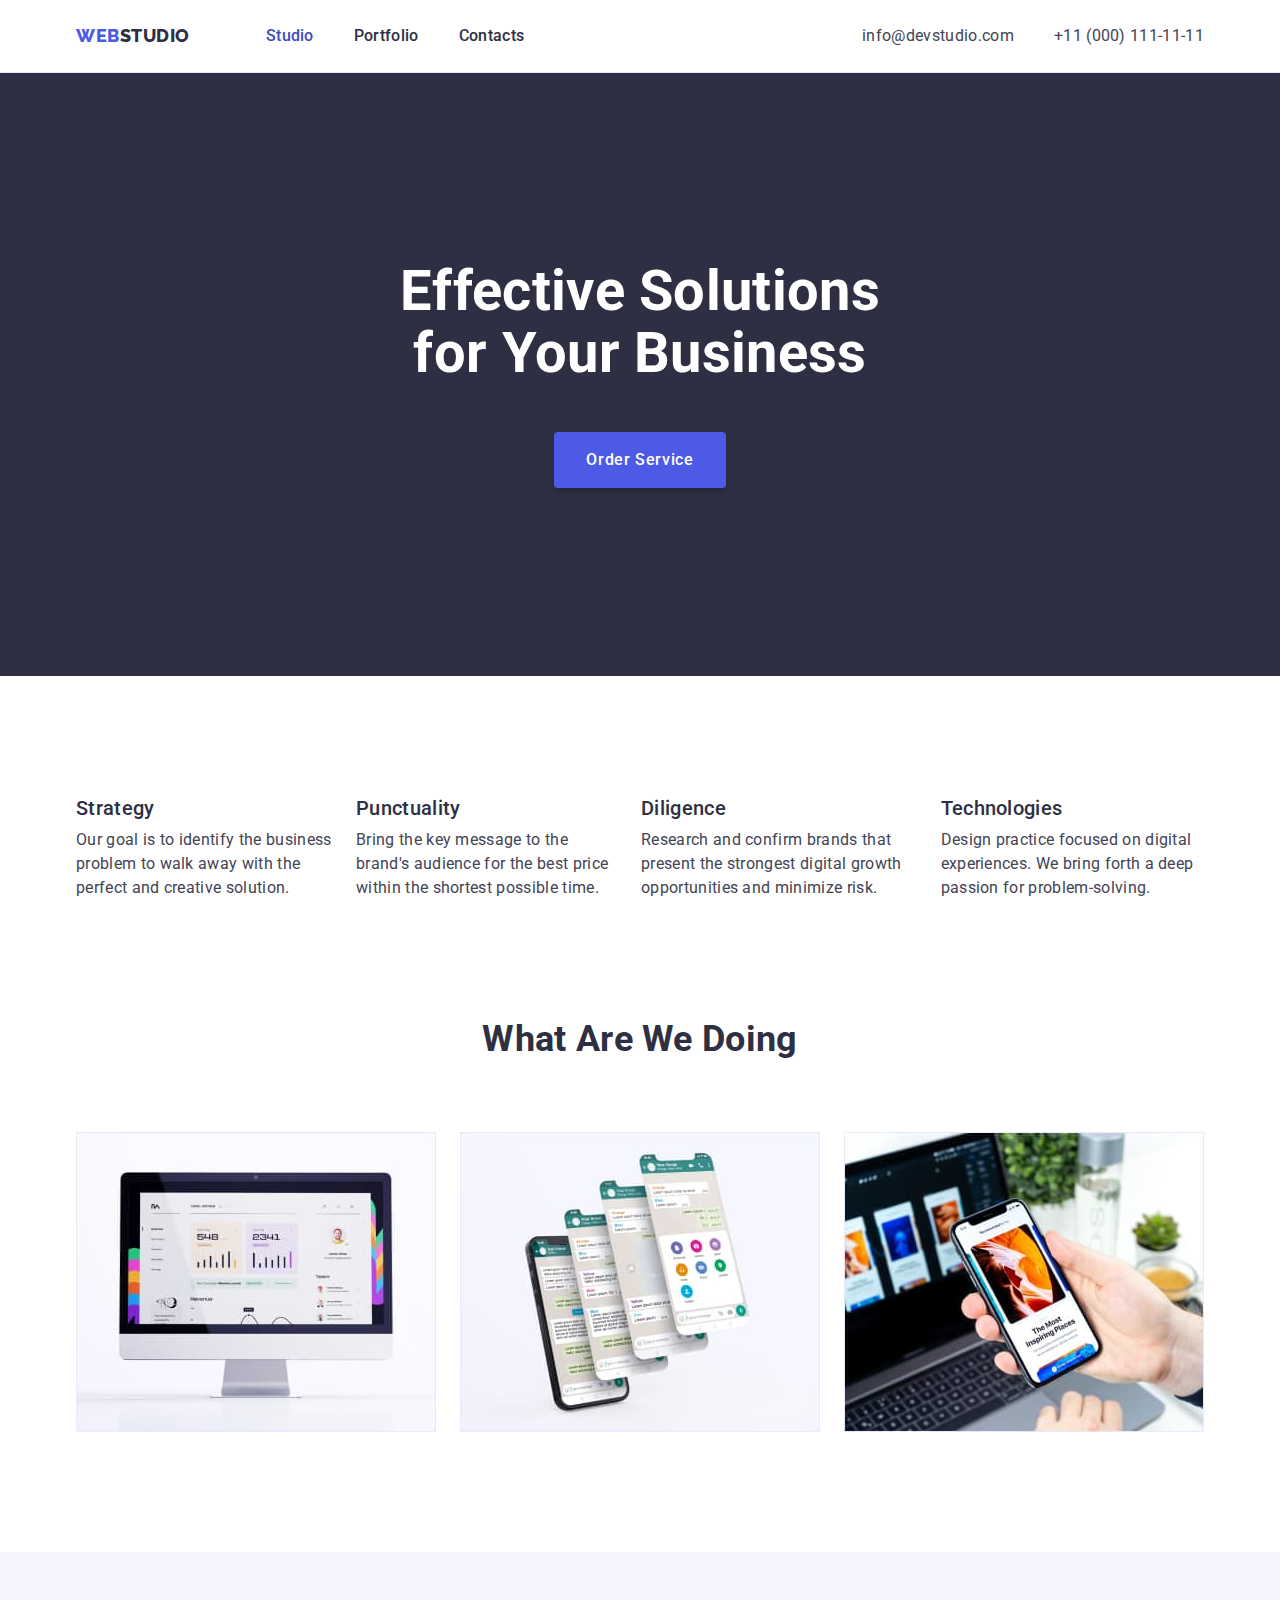
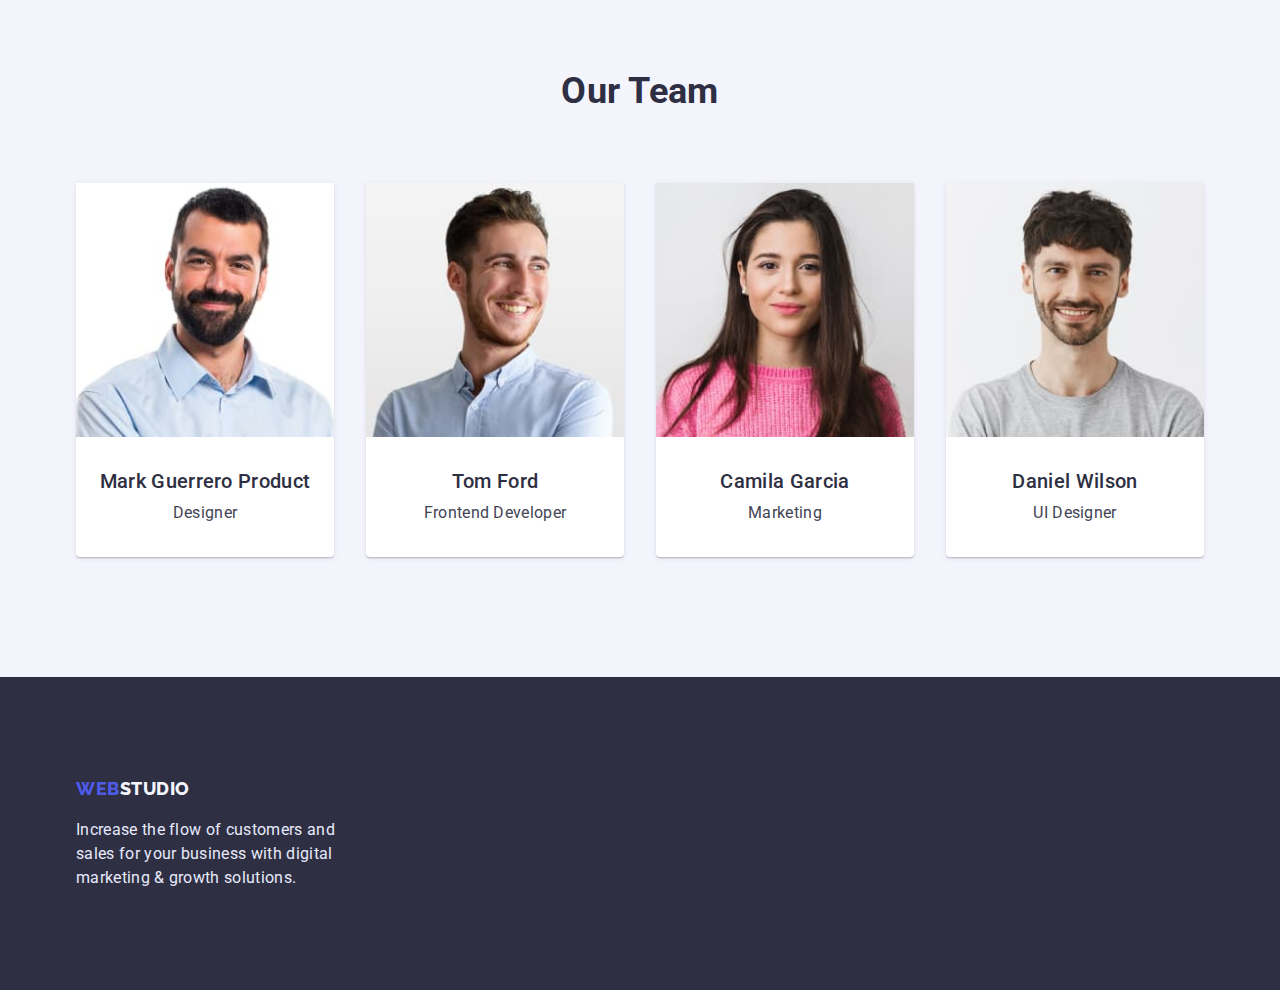
<file: index.html>
<!DOCTYPE html>
<html lang="en">
  <head>
    <meta charset="UTF-8" />
    <meta name="viewport" content="width=device-width, initial-scale=1.0" />
    <title>Document</title>
    <link rel="preconnect" href="https://fonts.googleapis.com" />
    <link rel="preconnect" href="https://fonts.gstatic.com" crossorigin />
    <link
      href="https://fonts.googleapis.com/css2?family=Raleway:wght@800&family=Roboto:wght@400;500;700&display=swap"
      rel="stylesheet"
    />
    <link
      rel="stylesheet"
      href="https://cdnjs.cloudflare.com/ajax/libs/modern-normalize/1.1.0/modern-normalize.min.css"
    />
    <link rel="stylesheet" href="./css/style.css" />
  </head>
  <body>
    <header class="header">
      <div class="header-container container">
        <nav class="navlink">
          <a class="logo" href="./index.html">
            web<span class="header-logo-dark">studio </span></a
          >
          <ul class="header-list list">
            <li class="header-item">
              <a class="header-navlink current" href="">Studio</a>
            </li>
            <li class="header-item">
              <a class="header-navlink" href="./portfolio.html">Portfolio</a>
            </li>
            <li class="header-item">
              <a class="header-navlink" href="">Contacts</a>
            </li>
          </ul>
        </nav>

        <adress class="adress">
          <ul class="header-list list">
            <li class="header-item">
              <a class="adress-link" href="mailto:info@devstudio.com"
                >info@devstudio.com</a
              >
            </li>
            <li class="header-item">
              <a class="adress-link" href="tei:+11(000)1111111"
                >+11 (000) 111-11-11</a
              >
            </li>
          </ul>
        </adress>
      </div>
    </header>
    <main>
      <!-- Hero -->
      <section class="hero">
        <div class="container">
          <h1 class="hero-title">Effective Solutions for Your Business</h1>
          <button type="button" class="btn">Order Service</button>
        </div>
      </section>

      <!-- Our advantages -->
      <section class="section">
        <div class="container">
          <h2 class="visually-hidden">Our advantages</h2>
          <ul class="benefits-list list">
            <li class="benefits-item">
              <h3 class="subtitle">Strategy</h3>
              <p class="text">
                Our goal is to identify the business problem to walk away with
                the perfect and creative solution.
              </p>
            </li>
            <li class="benefits-item">
              <h3 class="subtitle">Punctuality</h3>
              <p class="text">
                Bring the key message to the brand's audience for the best price
                within the shortest possible time.
              </p>
            </li>
            <li class="benefits-item">
              <h3 class="subtitle">Diligence</h3>
              <p class="text">
                Research and confirm brands that present the strongest digital
                growth opportunities and minimize risk.
              </p>
            </li>
            <li class="benefits-item">
              <h3 class="subtitle">Technologies</h3>
              <p class="text">
                Design practice focused on digital experiences. We bring forth a
                deep passion for problem-solving.
              </p>
            </li>
          </ul>
        </div>
      </section>

      <!-- Our work -->
      <section class="section work">
        <div class="container">
          <h2 class="section-title">What are we doing</h2>
          <ul class="work-list list">
            <li class="work-item">
              <img
                src="./images/Rectangle71.jpg"
                alt="computer"
                width="360"
                height="300"
              />
            </li>
            <li class="work-item">
              <img
                src="./images/Rectangle71(1).jpg"
                alt="phones"
                width="360"
                height="300"
              />
            </li>
            <li class="work-item">
              <img
                src="./images/Rectangle71(2).jpg"
                alt="phone and laptop"
                width="360"
                height="300"
              />
            </li>
          </ul>
        </div>
      </section>

      <!-- Team -->
      <section class="section team">
        <div class="container">
          <h2 class="section-title">Our Team</h2>
          <ul class="team-list list">
            <li class="team-item card">
              <img src="./images/img.jpg" alt="men" width="264" height="260" />
              <div class="team-card">
                <h3 class="team subtitle">Mark Guerrero Product</h3>
                <p class="team text">Designer</p>
              </div>
            </li>
            <li class="team-item card">
              <img
                src="./images/img(1).jpg"
                alt="men"
                width="264"
                height="260"
              />
              <div class="team-card">
                <h3 class="team subtitle">Tom Ford</h3>
                <p class="team text">Frontend Developer</p>
              </div>
            </li>
            <li class="team-item card">
              <img
                src="./images/img(2).jpg"
                alt="women"
                width="264"
                height="260"
              />
              <div class="team-card">
                <h3 class="team subtitle">Camila Garcia</h3>
                <p class="team text">Marketing</p>
              </div>
            </li>
            <li class="team-item card">
              <img
                src="./images/img(3).jpg"
                alt="men"
                width="264"
                height="260"
              />
              <div class="team-card">
                <h3 class="team subtitle">Daniel Wilson</h3>
                <p class="team text">UI Designer</p>
              </div>
            </li>
          </ul>
        </div>
      </section>
    </main>
    <footer class="footer">
      <div class="container">
        <a class="logo" href="./index.html">
          web<span class="footer-logo-light">studio </span>
        </a>
        <p class="text-footer">
          Increase the flow of customers and sales for your business with
          digital marketing & growth solutions.
        </p>
      </div>
    </footer>
  </body>
</html>
</file>
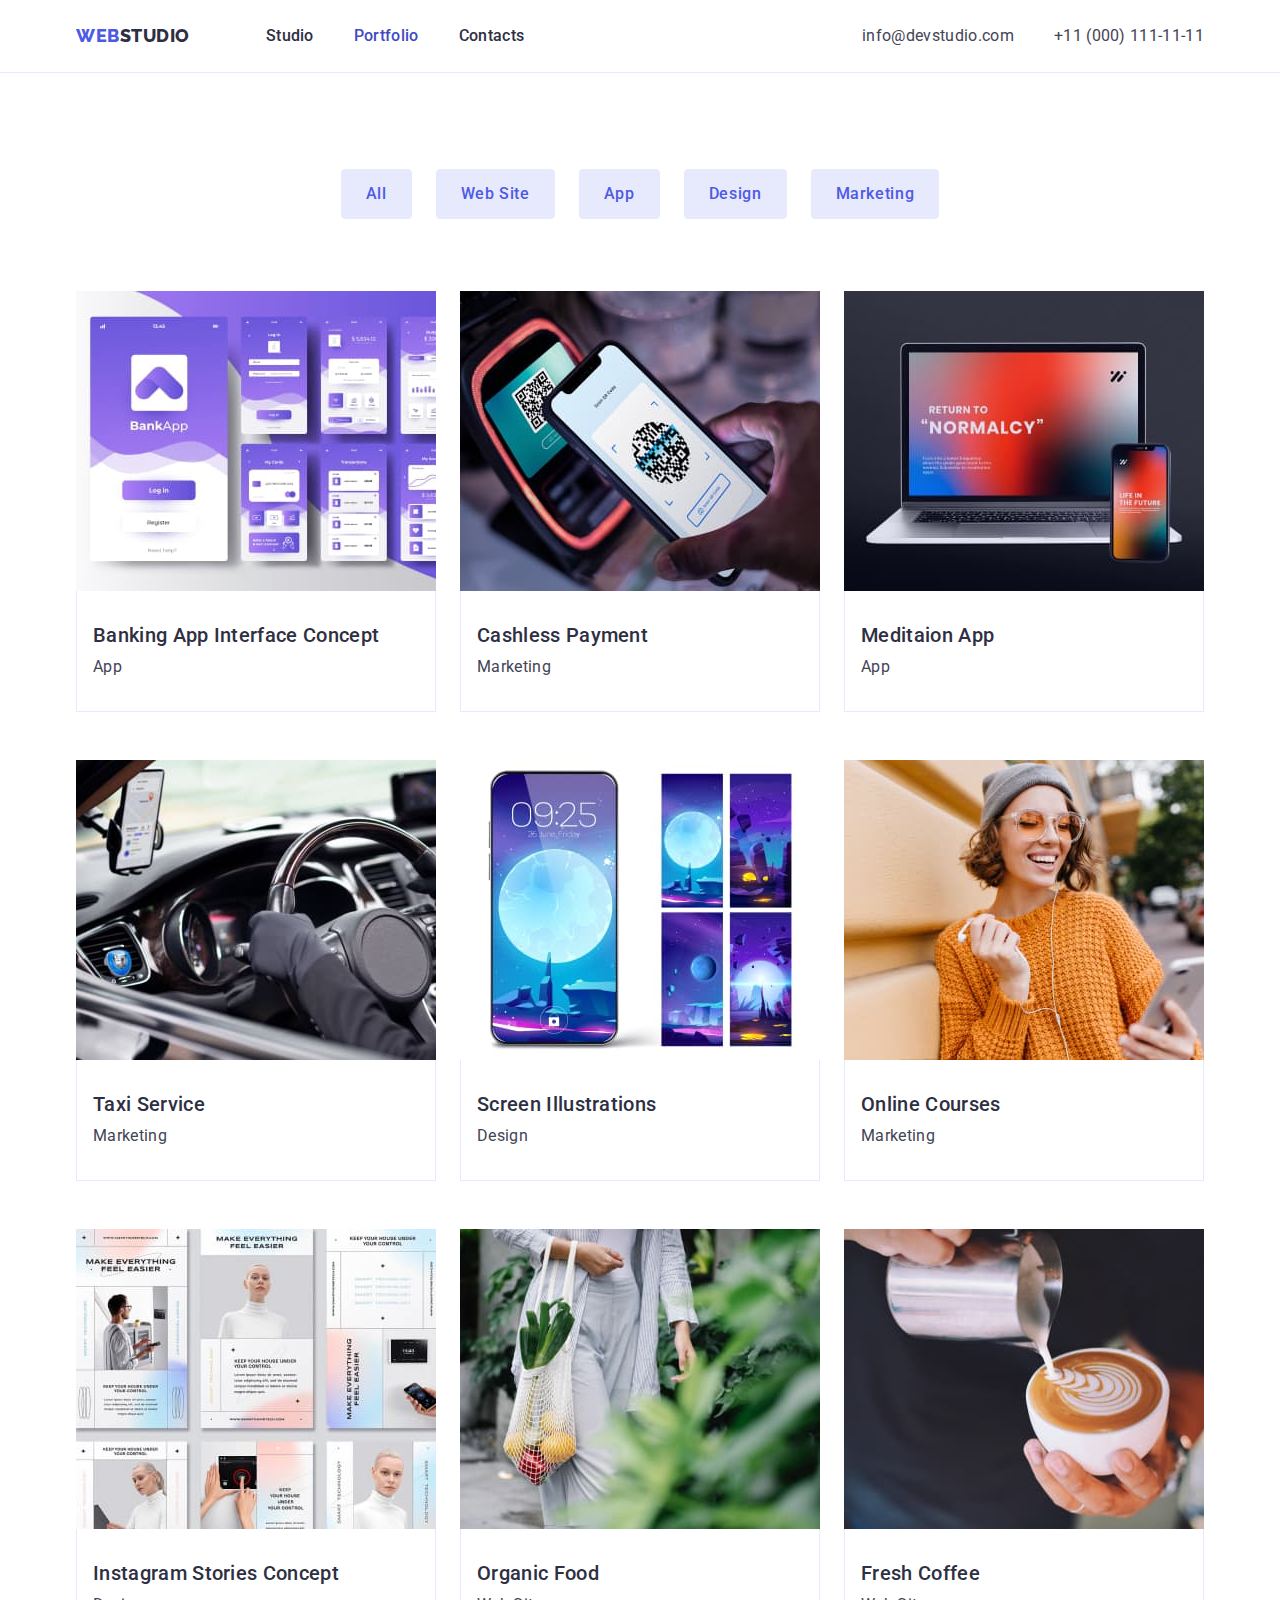
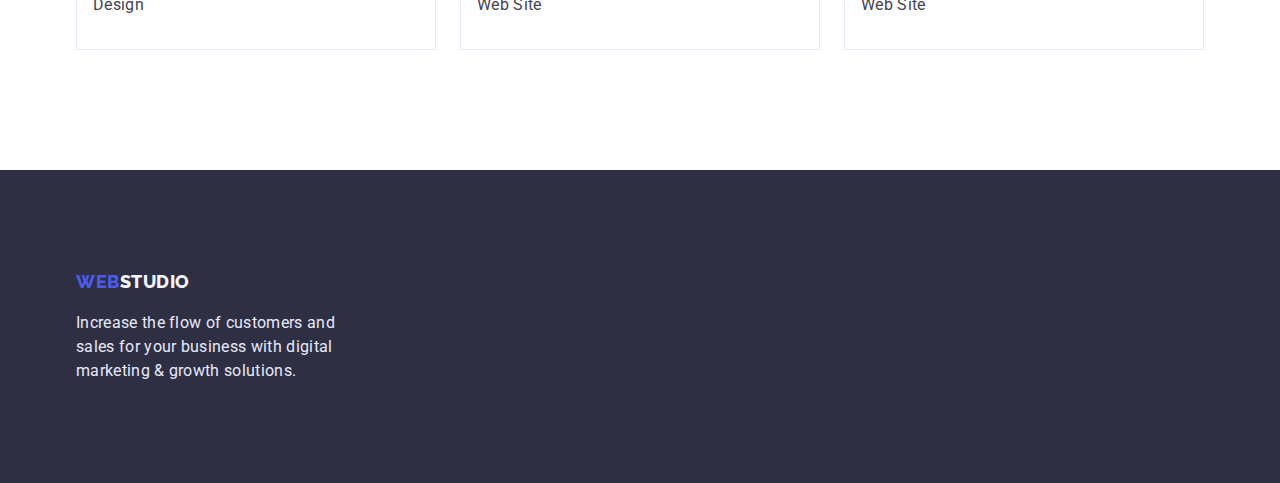
<file: portfolio.html>
<!DOCTYPE html>
<html lang="en">
  <head>
    <meta charset="UTF-8" />
    <meta name="viewport" content="width=device-width, initial-scale=1.0" />
    <title>Document</title>
    <link rel="preconnect" href="https://fonts.googleapis.com" />
    <link rel="preconnect" href="https://fonts.gstatic.com" crossorigin />
    <link
      href="https://fonts.googleapis.com/css2?family=Raleway:wght@800&family=Roboto:wght@400;500;700&display=swap"
      rel="stylesheet"
    />
    <link
      rel="stylesheet"
      href="https://cdnjs.cloudflare.com/ajax/libs/modern-normalize/1.1.0/modern-normalize.min.css"
    />
    <link rel="stylesheet" href="./css/style.css" />
  </head>
  <body>
    <header class="header">
      <div class="header-container container">
        <nav class="navlink">
          <a class="logo" href="./index.html">
            web<span class="header-logo-dark">studio </span></a
          >
          <ul class="header-list list">
            <li class="header-item">
              <a class="header-navlink" href="./index.html">Studio</a>
            </li>
            <li class="header-item">
              <a class="header-navlink current" href="">Portfolio</a>
            </li>
            <li class="header-item">
              <a class="header-navlink" href="">Contacts</a>
            </li>
          </ul>
        </nav>

        <adress class="adress">
          <ul class="header-list list">
            <li class="header-item">
              <a class="adress-link" href="mailto:info@devstudio.com"
                >info@devstudio.com</a
              >
            </li>
            <li class="header-item">
              <a class="adress-link" href="tei:+11(000)1111111"
                >+11 (000) 111-11-11</a
              >
            </li>
          </ul>
        </adress>
      </div>
    </header>
    <main>
      <section class="portfolio section">
        <div class="container">
          <ul class="btn-list list">
            <li class="btn-item">
              <button type="button" class="portfolio-btn">All</button>
            </li>
            <li class="btn-item">
              <button type="button" class="portfolio-btn">Web Site</button>
            </li>
            <li class="btn-item">
              <button type="button" class="portfolio-btn">App</button>
            </li>
            <li class="btn-item">
              <button type="button" class="portfolio-btn">Design</button>
            </li>
            <li class="btn-item">
              <button type="button" class="portfolio-btn">Marketing</button>
            </li>
          </ul>

          <h1 class="visually-hidden">Portfolio</h1>
          <ul class="portfolio-list list">
            <li class="portfolio-item">
              <a href=""
                ><img
                  src="./images/portfolio/img.jpg"
                  alt="banking app"
                  width="360"
                  height="300"
                />
                <div class="portfolio-wrapper">
                  <h2 class="subtitle">Banking App Interface Concept</h2>
                  <p class="text">App</p>
                </div>
              </a>
            </li>
            <li class="portfolio-item">
              <a href=""
                ><img
                  src="./images/portfolio/img1.jpg"
                  alt="phone"
                  width="360"
                  height="300"
                />
                <div class="portfolio-wrapper">
                  <h2 class="subtitle">Cashless Payment</h2>
                  <p class="text">Marketing</p>
                </div>
              </a>
            </li>
            <li class="portfolio-item">
              <a href=""
                ><img
                  src="./images/portfolio/img2.jpg"
                  alt="laptop"
                  width="360"
                  height="300"
                />
                <div class="portfolio-wrapper">
                  <h2 class="subtitle">Meditaion App</h2>
                  <p class="text">App</p>
                </div>
              </a>
            </li>
            <li class="portfolio-item">
              <a href=""
                ><img
                  src="./images/portfolio/img3.jpg"
                  alt="steering whee"
                  width="360"
                  height="300"
                />
                <div class="portfolio-wrapper">
                  <h2 class="subtitle">Taxi Service</h2>
                  <p class="text">Marketing</p>
                </div>
              </a>
            </li>
            <li class="portfolio-item">
              <a href=""
                ><img
                  src="./images/portfolio/img4.jpg"
                  alt="phone screensaver"
                  width="360"
                  height="300"
                />
                <div class="portfolio-wrapper">
                  <h2 class="subtitle">Screen Illustrations</h2>
                  <p class="text">Design</p>
                </div>
              </a>
            </li>
            <li class="portfolio-item">
              <a href=""
                ><img
                  src="./images/portfolio/img5.jpg"
                  alt="girl"
                  width="360"
                  height="300"
                />
                <div class="portfolio-wrapper">
                  <h2 class="subtitle">Online Courses</h2>
                  <p class="text">Marketing</p>
                </div>
              </a>
            </li>
            <li class="portfolio-item">
              <a href=""
                ><img
                  src="./images/portfolio/img6.jpg"
                  alt="instagram stories"
                  width="360"
                  height="300"
                />
                <div class="portfolio-wrapper">
                  <h2 class="subtitle">Instagram Stories Concept</h2>
                  <p class="text">Design</p>
                </div>
              </a>
            </li>
            <li class="portfolio-item">
              <a href=""
                ><img
                  src="./images/portfolio/img7.jpg"
                  alt="girl carrying fruit"
                  width="360"
                  height="300"
                />
                <div class="portfolio-wrapper">
                  <h2 class="subtitle">Organic Food</h2>
                  <p class="text">Web Site</p>
                </div>
              </a>
            </li>
            <li class="portfolio-item">
              <a href=""
                ><img
                  src="./images/portfolio/img8.jpg"
                  alt="cup of coffee"
                  width="360"
                  height="300"
                />
                <div class="portfolio-wrapper">
                  <h2 class="subtitle">Fresh Coffee</h2>
                  <p class="text">Web Site</p>
                </div>
              </a>
            </li>
          </ul>
        </div>
      </section>
    </main>
    <footer class="footer">
      <div class="container">
        <a class="logo" href="./index.html">
          web<span class="footer-logo-light">studio </span>
        </a>
        <p class="text-footer">
          Increase the flow of customers and sales for your business with
          digital marketing & growth solutions.
        </p>
      </div>
    </footer>
  </body>
</html>
</file>
<file: css/style.css>
:root {
--color-basik-txt: rgba(67, 68, 85, 1);
--color-secondary-txt: rgba(46, 47, 66, 1);
--color-light-txt: rgba(255, 255, 255, 1);
--color-footer-txt: rgba(231, 233, 252, 1);
--color-logolight-txt: rgba(244, 244, 253, 1);
--color-blue-txt: rgba(77, 90, 229, 1);
--color-activ-txt: rgba(64, 75, 191, 1);

--color-basik-bgr: rgba(255, 255, 255, 1);
--color-dark-bgr: rgba(46, 47, 66, 1);
--color-light-bgr: rgba(231, 233, 252, 1);
--color-team-bgr: rgba(244, 244, 253, 1);
--color-btn-bgr: rgba(77, 90, 229, 1);
--color-btnhover-bgr: rgba(64, 75, 191, 1)
}

/* Скрытие заголовка */
.visually-hidden {
  position: absolute;
  width: 1px;
  height: 1px;
  margin: -1px;
  border: 0;
  padding: 0;
  white-space: nowrap;
  clip-path: inset(100%);
  clip: rect(0 0 0 0);
  overflow: hidden;
}

/* Index */

body {
  color: var(--color-basik-txt);
  font-family: 'Roboto', sans-serif;
  font-size: 16px;
  line-height: 1.5;
  letter-spacing: 0.02em;
}

a {
  text-decoration: none;
}

img {
  display: block;
  max-width: 100%;
  height: auto;
}

.list {
  margin: 0;
  padding: 0;
  list-style-type: none;
}

.container {
  width: 1158px;
  padding-left: 15px;
  padding-right: 15px;
  margin-left: auto;
  margin-right: auto;

  /* outline: 2px solid red; */
}

.section {
  padding-top: 120px;
  padding-bottom: 120px;
}

.section.work {
  padding-top: 0;
}

.subtitle {
  margin-top: 0;
  margin-bottom: 8px;

  color: var(--color-secondary-txt);
  font-weight: 500;
  font-size: 20px;
  line-height: 1.2;
}

.section-title {
  margin-top: 0;
  margin-bottom: 72px;

  color: var(--color-secondary-txt);
  font-size: 36px;
  line-height: 1.1;
  text-align: center;
  text-transform: capitalize;
}

/* Header */

.header {
  padding: 24px 0;
  border-bottom: 1px solid var(--color-light-bgr);
}
.header-container {
  display: flex;
  align-items: center;
}

.header-list {
  display: flex;
  gap: 40px;
}

.navlink {
  display: flex;
  margin-right: auto;
}
.header-navlink {
  color: var(--color-secondary-txt);
  font-weight: 500;
}

.header-navlink.current {
  color: var(--color-activ-txt);
}

.adress-link {
  color: var(--color-basik-txt);
}

.header-navlink:hover,
.header-navlink:focus {
  color: var(--color-activ-txt);
}

.adress-link:hover,
.adress-link:focus {
  color: var(--color-activ-txt);
}

.header-navlink:active,
.adress-link:active {
  color: var(--color-activ-txt);
}

.logo {
  margin-right: 76px;

  color: var(--color-blue-txt);
  font-family: 'Raleway', sans-serif;
  font-weight: 800;
  font-size: 18px;
  line-height: 1.3;
  letter-spacing: 0.03em;
  text-transform: uppercase;
}

.header-logo-dark {
  color: var(--color-secondary-txt);
}

/* Hero section */


.hero-title {
  width: 494px;
  margin-top: 0;
  margin-right: auto;
  margin-left: auto;
  margin-bottom: 48px;

  color: var(--color-light-txt);
  font-size: 56px;
  line-height: 1.1;
  text-align: center;
}

.hero,
.footer {
  background-color: var(--color-dark-bgr);
  padding-top: 188px;
  padding-bottom: 188px;
}

.btn {
  display: block;
  margin-left: auto;
  margin-right: auto;
  border-radius: 4px;
  padding: 16px 32px;
  min-width: 169px;
  border: 0;

  color: var(--color-light-txt);
  background-color: var(--color-btn-bgr);
  font-weight: 500;
  font-size: 16px;
  line-height: 1.5;
  letter-spacing: 0.04em;
  text-align: center;
  box-shadow: 0px 4px 4px rgba(0, 0, 0, 0.15);

  cursor: pointer;
}

.btn:hover,
.btn:focus {
  background-color: var(--color-btnhover-bgr);
}

/* Our advantages */

.benefits-list {
  display: flex;
  gap: 24px;
}

.benefits-item {
  flex-basis: calc((100%-3*24)/4);
}

/* Work section */

.work-list {
  display: flex;
  gap: 24px;
}

/* Team section */

.team-list {
  display: flex;
  gap: 32px;
}

.team-item {
  box-shadow: 0px 1px 6px rgba(46, 47, 66, 0.08), 0px 1px 1px rgba(46, 47, 66, 0.16), 0px 2px 1px rgba(46, 47, 66, 0.08);
  border-radius: 0px 0px 4px 4px;
}

.team-card {
  padding-top: 32px;
  padding-bottom: 32px;
  text-align: center;
}

.team .subtitle {
  background-color: var(--color-basik-bgr);
}

.team .text {
  background-color: var(--color-basik-bgr);
}

.team {
  background-color: var(--color-team-bgr);
}

.card {
  background-color: var(--color-basik-bgr);
}

/* Footer */

.footer {
  padding-top: 100px;
  padding-bottom: 100px;
}

.footer .logo {
  margin-right: 0;
}

.text-footer {
  width: 264px;
  margin-top: 16px;
  margin-bottom: 0;
  margin-right: 0;

  color: var(--color-footer-txt);
  background-color: var(--color-dark-bgr);
}

.footer-logo-light {
  color: var(--color-logolight-txt);
}

/* Portfolio */

/* Button */
.portfolio {
  padding-top: 96px;
}

.btn-list {
  display: flex;
  margin-bottom: 72px;
  flex-direction: row;
  justify-content: center;
  align-items: center;
}

.portfolio-btn {
  padding: 12px 24px;

  color: var(--color-blue-txt);
  background-color: var(--color-light-bgr);
  font-family: inherit;
  font-weight: 500;
  font-size: 16px;
  line-height: 1.5;
  letter-spacing: 0.04em;
  border: 1px solid var(--color-light-bgr);
  border-radius: 4px;

  cursor: pointer;
}

.btn-item:not(:last-child) {
  margin-right: 24px;
}

.portfolio-btn:hover,
.portfolio-btn:focus {
  color: var(--color-light-txt);
  background-color: var(--color-btnhover-bgr);
  box-shadow: 0px 3px 1px rgba(0, 0, 0, 0.1), 0px 2px 1px rgba(0, 0, 0, 0.08), 0px 2px 2px rgba(0, 0, 0, 0.12);
}

/* Portfolio galary */
.portfolio-list {
  display: flex;
  flex-wrap: wrap;
  gap: 48px 24px;
}

.portfolio-wrapper {
  padding-top: 32px;
  padding-bottom: 32px;
  padding-left: 16px;
  padding-right: 54px;
  border: 1px solid var(--color-light-bgr);
  border-top: 0;
}

.text {
  margin: 0;

  color: var(--color-basik-txt);
}
</file>
